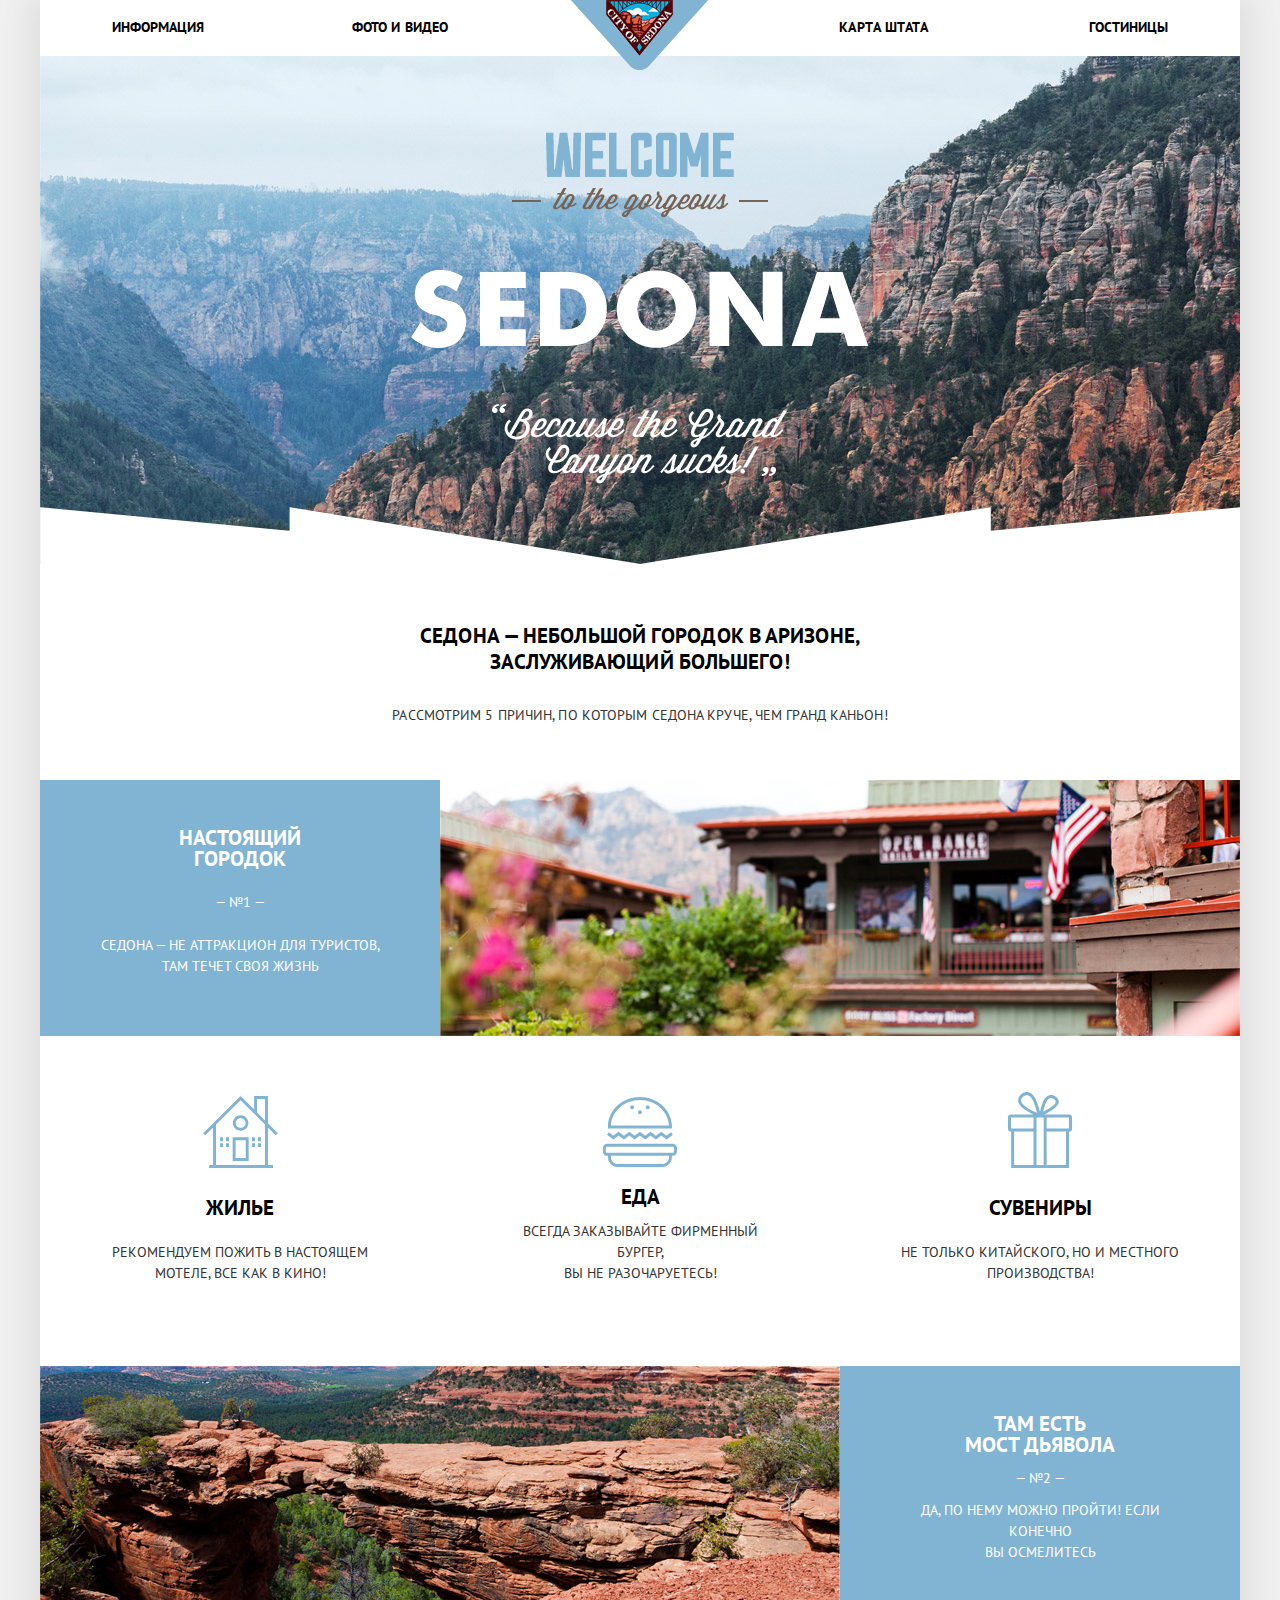
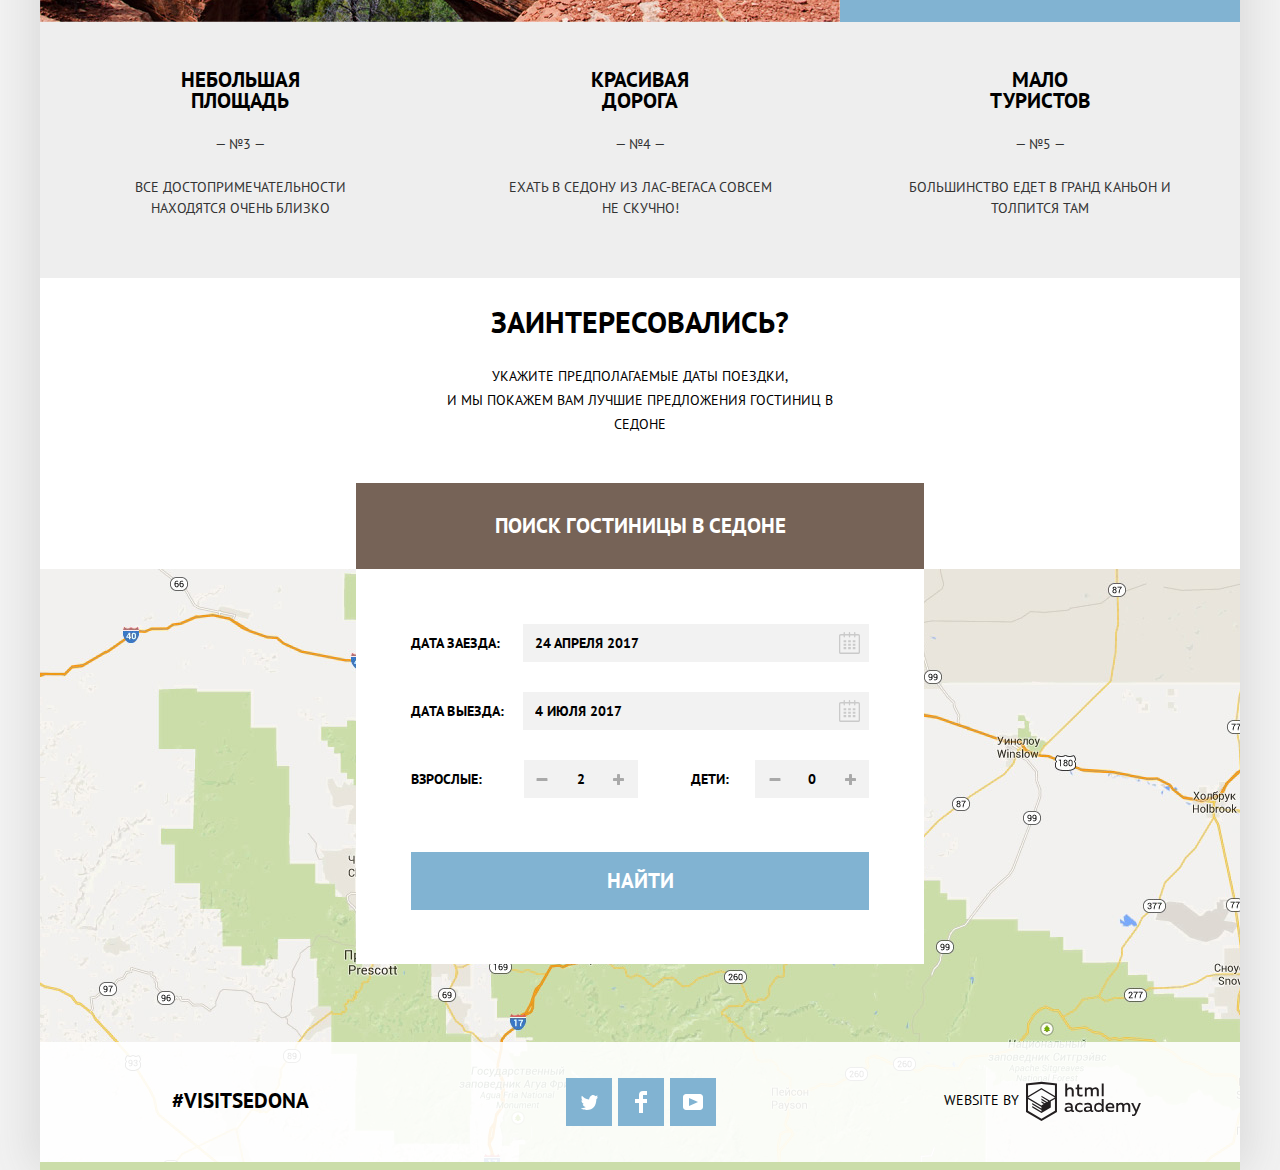
<file: index.html>
<!DOCTYPE html>
<html lang="ru">
<head>
    <meta charset="utf-8">
    <title>HTML Academy: Седона</title>
    <link href="https://fonts.googleapis.com/css?family=PT+Sans:400,700&amp;subset=cyrillic" rel="stylesheet">
    <link href="css/normalize.css" rel="stylesheet">
    <link href="css/minstyles.css" rel="stylesheet">
</head>
<body>
    <header class="main-header">
        <nav class="main-navigation">
            <ul class="main-navigation-list">
                <li><a href="">Информация</a></li>
                <li><a href="">Фото и видео</a></li>
                <li><a href="">Карта штата</a></li>
                <li><a href="hotels.html">Гостиницы</a></li>
            </ul>
        </nav>
        <a href="index.html" class="main-logo"><img src="img/logo.png" width="138" height="70" alt="Логотип Седоны"></a>
    </header>
    <main class="container">
        <h1 class="visually-hidden">Описание Седоны</h1>
        <section class="sedona-promo">
            <h2 class="visually-hidden">Фото и слоган Седоны</h2>
            <img src="img/sedona-slogan.png" width="458" height="352" alt="Добро пожаловать в Седону! Потому что Большой каньон отстой.">
        </section>
        <section class="advantages-header">
            <h2 class="visually-hidden">Преимущества Седоны</h2>
            <b>Седона &mdash; небольшой городок в Аризоне, заслуживающий большего!</b>
            <p>Рассмотрим 5 причин, по которым Седона круче, чем Гранд Каньон!</p>
        </section>
        <section class="advantages">
            <h2 class="visually-hidden">Преимущества</h2>
            <ul class="advantages-list">
                <li class="advantages-item">
                    <h3>Настоящий городок</h3>
                    <p>&mdash; №1 &mdash;</p>
                    <p class="advantage-description">Седона &mdash; не аттракцион для туристов, там течет своя жизнь</p>
                </li>
                <li class="advantages-item"><img src="img/real-city.jpg" width="800" height="256" alt="Фото дома в Седоне"></li>
                <li class="advantages-item">
                    <h3>Жилье</h3>
                    <p class="advantage-description">Рекомендуем пожить в настоящем мотеле, все как в кино!</p>
                </li>

                <li class="advantages-item">
                    <h3>Еда</h3>
                    <p class="advantage-description">Всегда заказывайте фирменный бургер,<br> вы не разочаруетесь!</p>
                </li>
                <li class="advantages-item">
                    <h3>Сувениры</h3>
                    <p class="advantage-description">Не только китайского, но и местного производства!</p>
                </li>
                <li class="advantages-item">
                    <img src="img/devil-bridge.jpg" width="800" height="256" alt="Фото моста дьявола">
                </li>
                <li class="advantages-item">
                    <h3>Там есть<br> мост дьявола</h3>
                    <p>&mdash; №2 &mdash;</p>
                    <p class="advantage-description">Да, по нему можно пройти! Если конечно<br> вы осмелитесь</p>
                </li>
                <li class="advantages-item">
                    <h3>Небольшая площадь</h3>
                    <p>&mdash; №3 &mdash;</p>
                    <p class="advantage-description">Все достопримечательности находятся очень близко</p>
                </li>
                <li class="advantages-item">
                    <h3>Красивая дорога</h3>
                    <p>&mdash; №4 &mdash;</p>
                    <p class="advantage-description">Ехать в Седону из Лас-Вегаса совсем не скучно!</p>
                </li>
                <li class="advantages-item">
                    <h3>Мало туристов</h3>
                    <p>&mdash; №5 &mdash;</p>
                    <p class="advantage-description">Большинство едет в Гранд Каньон и толпится там</p>
                </li>
            </ul>
        </section>
        <section class="main-hotels">
            <h2 class="visually-hidden">Поиск гостиниц в Седоне</h2>
            <b>Заинтересовались?</b>
            <p>Укажите предполагаемые даты поездки,<br> и мы покажем вам лучшие предложения гостиниц в Седоне</p>
            <button class="button main-hotels-button">Поиск гостиницы в Седоне</button>
            <section class="modal modal-hotels">
                <h2 class="visually-hidden">Форма поиска отелей</h2>
                <form action="https://echo.htmlacademy.ru" method="post" class="hotels-search">
                    <div class="hotels-search-helper">
                        <label for="date-arrival">Дата заезда: </label>
                        <input type="text" name="date-arrival" class="date-input" id="date-arrival" value="24 АПРЕЛЯ 2017">
                        <button class="calendar" type="button" title="Календарь" aria-label="Календарь"></button>
                    </div>
                    <div class="hotels-search-helper">
                        <label for="date-departure">Дата выезда: </label>
                        <input type="text" name="date-departure" class="date-input" id="date-departure" value="4 ИЮЛЯ 2017">
                        <button class="calendar" type="button" title="Календарь" aria-label="Календарь"></button>
                    </div>
                    <div class="hotels-amount-helper">
                        <div class="guests-amount-helper">
                            <label for="amount-adults">Взрослые: </label>
                            <button class="quantity-less-adults" type="button" title="Меньше"></button>
                            <input type="text" id="amount-adults" name="amount-adults" class="guests-amount" value="2">
                            <button class="quantity-more-adults" type="button" title="Больше"></button>
                        </div>
                        <div class="guests-amount-helper children-amount-helper">
                            <label for="amount-children">Дети: </label>
                            <button class="quantity-less-children" type="button" title="Меньше"></button>
                            <input type="text" id="amount-children" name="amount-children" class="guests-amount children-amount" value="0">
                            <button class="quantity-more-children" type="button" title="Больше"></button>
                        </div>
                    </div>
                    <input type="submit" value="Найти">
                </form>
            </section>
        </section>
        <section class="main-map">
            <h2 class="visually-hidden">Карта Седоны</h2>
            <iframe src="https://www.google.com/maps/embed?pb=!1m18!1m12!1m3!1d676252.3875037406!2d-112.07940390711815!3d35.087927058147976!2m3!1f0!2f0!3f0!3m2!1i1024!2i768!4f13.1!3m3!1m2!1s0x872da132f942b00d%3A0x5548c523fa6c8efd!2z0KHQtdC00L7QvdCwLCDQkNGA0LjQt9C-0L3QsCA4NjMzNiwg0KHQqNCQ!5e0!3m2!1sru!2sru!4v1523548621703" width="1200" height="593" allowfullscreen></iframe>
            <img src="img/map.jpg" width="1200" height="593" alt="Карта Седоны">
        </section>
        <footer class="main-footer main-footer-index">
            <p class="footer-hashtag">#Visitsedona</p>
            <ul class="footer-social">
                <li><a class="social-button twitter" href="http://vk.com/htmlacademy"></a></li>
                <li><a class="social-button fb" href="http://www.facebook.com/htmlacademy"></a></li>
                <li><a class="social-button youtube" href="http://twitter.com/htmlacademy_ru"></a></li>
            </ul>
            <div class="developer">
                <p>Website by</p>
                <a href="https://htmlacademy.ru/intensive/htmlcss"> <svg id="Layer_1" data-name="Layer 1" xmlns="http://www.w3.org/2000/svg" viewBox="0 0 108.08 36.85"><title>logo-htmlacademy-small1</title><path d="M44.61,26.88a2,2,0,0,0,.55-0.1v1.33a3.25,3.25,0,0,1-1.18.21,1.67,1.67,0,0,1-1.67-1,4.84,4.84,0,0,1-3.14,1.08c-1.51,0-2.91-.83-2.91-2.55,0-2.13,2-2.79,3.71-2.79a11.08,11.08,0,0,1,2.17.25v-0.3c0-1-.76-1.77-2.19-1.77a7.42,7.42,0,0,0-3,.64v-1.7a10.21,10.21,0,0,1,3.19-.55c2.36,0,3.81,1.12,3.81,3.65v3a0.54,0.54,0,0,0,.49.59h0.17Zm-6.44-1.13A1.35,1.35,0,0,0,39.63,27h0.11a3.39,3.39,0,0,0,2.41-1V24.58a9.72,9.72,0,0,0-1.81-.21c-1,0-2.16.33-2.16,1.38h0Zm12.36-6.11a5,5,0,0,1,2.57.64V22a4.08,4.08,0,0,0-2.3-.7,2.75,2.75,0,1,0,0,5.49,5,5,0,0,0,2.43-.64v1.71a6.27,6.27,0,0,1-2.76.57A4.21,4.21,0,0,1,46,24.51q0-.21,0-0.41a4.32,4.32,0,0,1,4.18-4.46h0.38Zm12.17,7.24a2,2,0,0,0,.55-0.1v1.33a3.25,3.25,0,0,1-1.18.21,1.67,1.67,0,0,1-1.67-1,4.84,4.84,0,0,1-3.14,1.08c-1.51,0-2.91-.83-2.91-2.55,0-2.13,2-2.79,3.71-2.79a11.08,11.08,0,0,1,2.17.25v-0.3c0-1-.76-1.77-2.19-1.77a7.42,7.42,0,0,0-3,.64v-1.7a10.21,10.21,0,0,1,3.19-.55c2.36,0,3.81,1.12,3.81,3.65v3a0.54,0.54,0,0,0,.49.59h0.17Zm-6.44-1.13A1.35,1.35,0,0,0,57.73,27h0.11a3.39,3.39,0,0,0,2.41-1V24.58a9.72,9.72,0,0,0-1.81-.21c-1.06,0-2.16.33-2.16,1.38h0ZM73,16V28.2H71.35V26.88a3.88,3.88,0,0,1-3.19,1.54,4.4,4.4,0,0,1,0-8.78,3.81,3.81,0,0,1,3,1.3V16H73Zm-4.53,5.22a2.76,2.76,0,1,0,0,5.52A2.86,2.86,0,0,0,71.15,25V23A2.91,2.91,0,0,0,68.49,21.27ZM79,19.64c3.31,0,4.46,2.68,3.92,5.09H76.7c0.21,1.5,1.67,2.11,3.19,2.11a6.11,6.11,0,0,0,2.64-.59v1.6a7.14,7.14,0,0,1-3,.57C77,28.42,74.78,27,74.78,24a4.18,4.18,0,0,1,4-4.39H79Zm0.09,1.54a2.28,2.28,0,0,0-2.44,2.1v0.06H81.3A2,2,0,0,0,79.13,21.18Zm5.73,7V19.87h1.65v1a3.81,3.81,0,0,1,2.78-1.27A2.86,2.86,0,0,1,91.89,21a4.12,4.12,0,0,1,2.91-1.33A3.06,3.06,0,0,1,98,23V28.2h-1.9V23.05a1.59,1.59,0,0,0-1.42-1.75H94.42a2.8,2.8,0,0,0-2.07,1.12V28.2h-1.9V23.05A1.59,1.59,0,0,0,89,21.31H88.8a3,3,0,0,0-2.21,1.29v5.63H84.86Zm21.31-8.33h1.9l-3.91,9.46c-0.9,2.17-2.09,2.86-3.35,2.86a4.76,4.76,0,0,1-1.1-.14V30.46a2.86,2.86,0,0,0,.85.12c0.9,0,1.58-.64,2.07-1.9l0.17-.42-4-8.4h2l2.86,6.29ZM38.73,1.46V6.22a3.81,3.81,0,0,1,2.7-1.14,3.25,3.25,0,0,1,3.44,3.4v5.15H43V8.72a1.81,1.81,0,0,0-1.61-2h-0.3a2.93,2.93,0,0,0-2.32,1.39v5.52h-1.9V1.46h1.9ZM49.94,2.31v3h3V6.91h-3v3.81c0,1.1.5,1.46,1.58,1.46a4.49,4.49,0,0,0,1.69-.33v1.6A6.8,6.8,0,0,1,51,13.8a2.55,2.55,0,0,1-2.86-2.74V6.89H46.58V5.26h1.5V2.74Zm5.4,11.31V5.28H57v1A3.81,3.81,0,0,1,59.77,5a2.86,2.86,0,0,1,2.6,1.33A4.12,4.12,0,0,1,65.28,5,3.06,3.06,0,0,1,68.44,8.4v5.21h-1.9V8.46a1.59,1.59,0,0,0-1.42-1.75H64.89a2.8,2.8,0,0,0-2.07,1.12v5.78h-1.9V8.46A1.59,1.59,0,0,0,59.5,6.71H59.27A3,3,0,0,0,57.06,8v5.63H55.34ZM71.17,1.45H73V13.6H71.17V1.45ZM14.71,0H14.55L0,1.54V28.21l14.55,8.66,14.55-8.66V1.54Zm12.5,27.1L14.55,34.64,1.9,27.12V16.18l12.59,7.5V25L5.86,19.9v1.31l8.68,5.21v1.39L5.87,22.65V24l8.68,5.21,8.75-5.24V18.31L27.2,16V27.12Zm0-12.53-3.48,2-1.6,1L14.51,13v1.31L21,18.23H21l-0.14.09-1,.54-5.37-3.2V17l4.24,2.52-1,.67-3.2-1.9v1.31l2.1,1.24L14.5,22.1,2,14.65,14.51,7.11Zm0-1.32L14.49,5.76,1.91,13.25v-10L14.56,1.92,27.21,3.25v10h0Z" transform="translate(0 -0.02)" class="htmlacademy-logo" fill="#231f20"/></svg>
                </a>
            </div>
        </footer>
    </main>
    <script src="js/minscripts.js"></script>
</body>
</html>
</file>
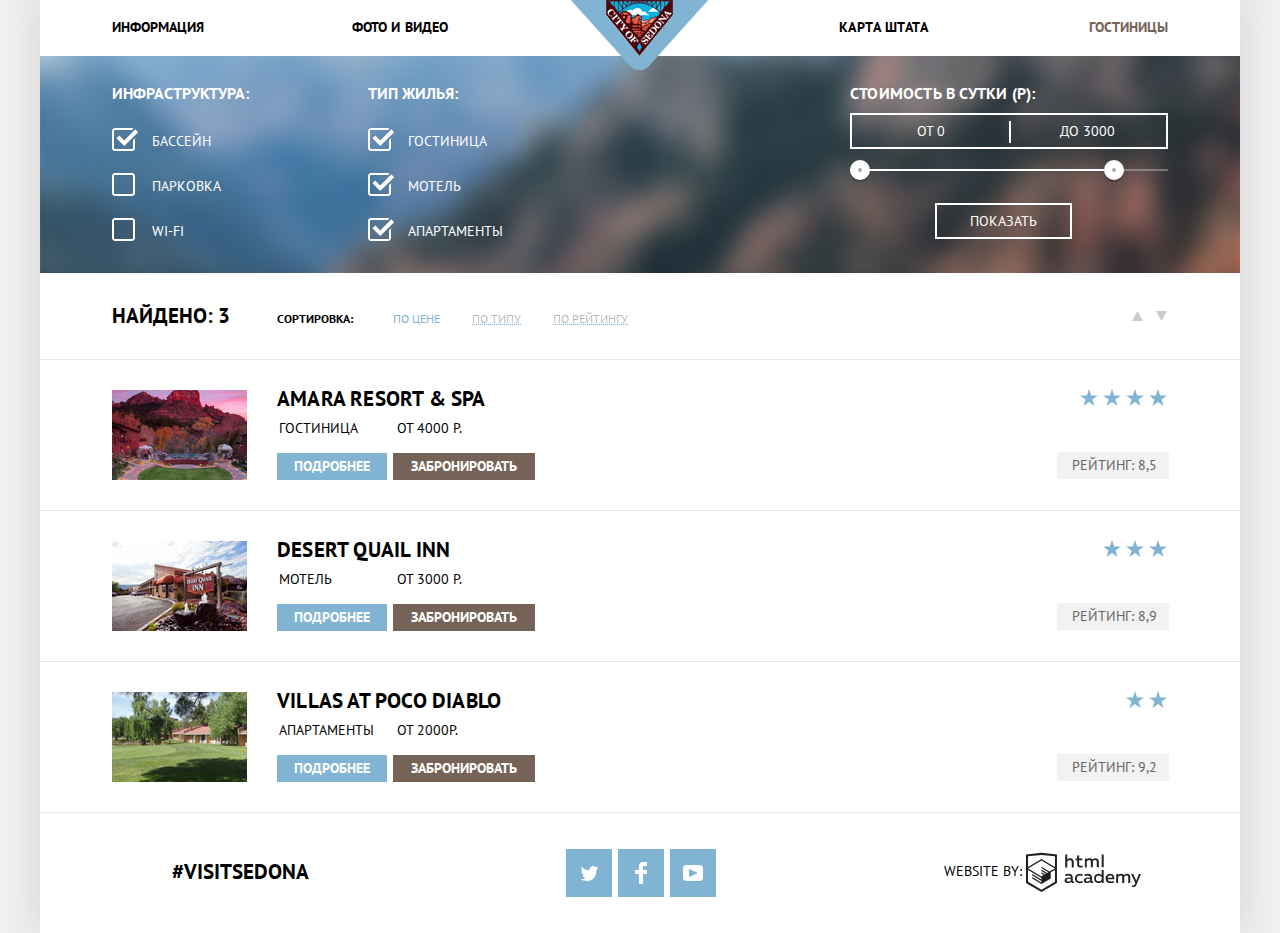
<file: hotels.html>
<!DOCTYPE html>
<html lang="ru">
<head>
    <meta charset="utf-8">
    <title>HTML Academy: Седона</title>
    <link href="https://fonts.googleapis.com/css?family=PT+Sans:400,700&amp;subset=cyrillic" rel="stylesheet">
    <link href="css/normalize.css" rel="stylesheet">
    <link href="css/styles.css" rel="stylesheet">
</head>
<body>
    <header class="main-header">
        <nav class="main-navigation">
            <ul class="main-navigation-list">
                <li><a href="">Информация</a></li>
                <li><a href="">Фото и видео</a></li>
                <li><a href="">Карта штата</a></li>
                <li><a class="current-page" href="hotels.html">Гостиницы</a></li>
            </ul>
        </nav>
        <a href="index.html" class="main-logo"><img src="img/logo.png" width="138" height="70" alt="Логотип Седоны"></a>
    </header>
    <main class="container">
        <section class="hotels-parameters">
            <h2 class="visually-hidden">Выбор отелей по параметрам</h2>
            <form action="https://echo.htmlacademy.ru" method="post" class="filter-hotels">
                <fieldset class="infrastructure">
                    <legend>Инфраструктура:</legend>
                    <ul class="filter-list">
                        <li class="filter-option">
                            <label for="filter-swimming-pool">   <input class="filter-input filter-input-checkbox visually-hidden" type="checkbox" name="swimming-pool" id="filter-swimming-pool" checked>
                                <span class="checkbox-indicator" tabindex="0">
                                </span>Бассейн
                            </label>
                        </li>
                        <li class="filter-option">
                            <label for="filter-parking"><input class="filter-input filter-input-checkbox visually-hidden" type="checkbox" name="parking" id="filter-parking">
                                <span class="checkbox-indicator" tabindex="0"></span>Парковка
                            </label>
                        </li>
                        <li class="filter-option">
                            <label for="filter-wi-fi"><input class="filter-input filter-input-checkbox visually-hidden" type="checkbox" name="wi-fi" id="filter-wi-fi">
                                <span class="checkbox-indicator" tabindex="0"></span>Wi-Fi
                            </label>
                        </li>
                    </ul>
                </fieldset>
                <fieldset class="hotel-type">
                    <legend>Тип жилья:</legend>
                    <ul class="filter-list">
                        <li class="filter-option">
                            <label for="filter-hotel">
                            <input class="filter-input filter-input-checkbox visually-hidden" type="checkbox" name="hotel" id="filter-hotel" checked>
                                <span class="checkbox-indicator" tabindex="0"></span>Гостиница
                            </label>
                        </li>
                        <li class="filter-option">
                            <label for="filter-motel"><input class="filter-input filter-input-checkbox visually-hidden" type="checkbox" name="motel" id="filter-motel" checked>
                                <span class="checkbox-indicator" tabindex="0"></span>Мотель
                            </label>
                        </li>
                        <li class="filter-option">
                            <label for="filter-apartment"><input class="filter-input filter-input-checkbox visually-hidden" type="checkbox" name="apartment" id="filter-apartment" checked>
                                <span class="checkbox-indicator" tabindex="0"></span>Апартаменты
                            </label>
                        </li>
                    </ul>
                </fieldset>
                <fieldset class="cost-per-day">
                    <legend>Стоимость в сутки (р):</legend>
                    <div class="price-controls">
                        <div class="min-price" tabindex="0">От 0</div>
                        <div class="max-price" tabindex="0">До 3000</div>
                    </div>
                    <div class="range-controls">
                        <div class="scale">
                            <div class="bar"></div>
                        </div>
                        <div class="range-toggle range-toggle-min" tabindex="0"></div>
                        <div class="range-toggle range-toggle-max" tabindex="0"></div>
                    </div>
                    <input type="submit" value="Показать">
                </fieldset>
            </form>
        </section>
        <section class="hotels-sorting">
            <b>Найдено: 3</b>
            <h2>Сортировка:</h2>
            <ul class="sorting-list">
                <li class="sorting-option">
                    <button class="button-sorting-price chosen-option">По цене</button>
                </li>
                <li class="sorting-option">
                    <button class="button-sorting-type">По типу</button>
                </li>
                <li class="sorting-option">
                    <button class="button-sorting-rating">По рейтингу</button>
                </li>
            </ul>
            <div class="sorting-order">
                <button class="sorting-ascending"></button>
                <button class="sorting-descending"></button>
            </div>
        </section>
        <section class="hotels-found">
            <h2 class="visually-hidden">Список отелей, соответствующих выбранным параметрам</h2>
            <ul class="hotels-list">
                <li>
                    <img src="img/amara.jpg" width="135" height="90" alt="Фото отеля">
                    <div class="hotel-description">
                        <h3><a href="" class="hotel-name">Amara resort &amp; spa</a></h3>
                        <div class="hotel-name-cost">
                            <p>Гостиница</p>
                            <p>От 4000 р.</p>
                        </div>
                        <div class="hotel-buttons">
                            <a href="" class="more-info">Подробнее</a>
                            <a href="" class="button booking-button">Забронировать</a>
                        </div>
                    </div>
                    <div class="rating-helper">
                        <div class="star-rating">
                            <div class="star"></div>
                            <div class="star"></div>
                            <div class="star"></div>
                            <div class="star"></div>
                        </div>
                        <p class="rating-number">Рейтинг: 8,5</p>
                    </div>
                </li>
                <li>
                    <img src="img/desert.jpg" width="135" height="90" alt="Фото отеля">
                    <div class="hotel-description">
                        <h3><a href="" class="hotel-name">Desert Quail Inn</a></h3>
                        <div class="hotel-name-cost">
                            <p>Мотель</p>
                            <p>От 3000 р.</p>
                        </div>
                        <div class="hotel-buttons">
                            <a href="" class="more-info">Подробнее</a>
                            <a href="" class="button booking-button">Забронировать</a>
                        </div>
                    </div>
                    <div class="rating-helper">
                        <div class="star-rating">
                            <div class="star"></div>
                            <div class="star"></div>
                            <div class="star"></div>
                        </div>
                        <p class="rating-number">Рейтинг: 8,9</p>
                    </div>
                </li>
                <li>
                    <img src="img/villas.jpg" width="135" height="90" alt="Фото отеля">
                    <div class="hotel-description">
                        <h3><a href="" class="hotel-name">Villas at poco diablo</a></h3>
                        <div class="hotel-name-cost">
                            <p>Апартаменты</p>
                            <p>От 2000р.</p>
                        </div>
                        <div class="hotel-buttons">
                            <a href="" class="more-info">Подробнее</a>
                            <a href="" class="button booking-button">Забронировать</a>
                        </div>
                    </div>
                    <div class="rating-helper">
                        <div class="star-rating">
                            <div class="star"></div>
                            <div class="star"></div>
                        </div>
                        <p class="rating-number">Рейтинг: 9,2</p>
                    </div>
                </li>
            </ul>
        </section>
    </main>
    <footer class="main-footer main-footer-hotels">
        <p class="footer-hashtag">#Visitsedona</p>
        <ul class="footer-social">
            <li><a class="social-button twitter" href="http://vk.com/htmlacademy"></a></li>
            <li><a class="social-button fb" href="http://www.facebook.com/htmlacademy"></a></li>
            <li><a class="social-button youtube" href="http://twitter.com/htmlacademy_ru"></a></li>
        </ul>
        <div class="developer">
            <p>Website by:</p>
            <a href="htmlacademy.ru"><svg id="Layer_1" data-name="Layer 1" xmlns="http://www.w3.org/2000/svg" viewBox="0 0 108.08 36.85"><title>logo-htmlacademy-small1</title><path d="M44.61,26.88a2,2,0,0,0,.55-0.1v1.33a3.25,3.25,0,0,1-1.18.21,1.67,1.67,0,0,1-1.67-1,4.84,4.84,0,0,1-3.14,1.08c-1.51,0-2.91-.83-2.91-2.55,0-2.13,2-2.79,3.71-2.79a11.08,11.08,0,0,1,2.17.25v-0.3c0-1-.76-1.77-2.19-1.77a7.42,7.42,0,0,0-3,.64v-1.7a10.21,10.21,0,0,1,3.19-.55c2.36,0,3.81,1.12,3.81,3.65v3a0.54,0.54,0,0,0,.49.59h0.17Zm-6.44-1.13A1.35,1.35,0,0,0,39.63,27h0.11a3.39,3.39,0,0,0,2.41-1V24.58a9.72,9.72,0,0,0-1.81-.21c-1,0-2.16.33-2.16,1.38h0Zm12.36-6.11a5,5,0,0,1,2.57.64V22a4.08,4.08,0,0,0-2.3-.7,2.75,2.75,0,1,0,0,5.49,5,5,0,0,0,2.43-.64v1.71a6.27,6.27,0,0,1-2.76.57A4.21,4.21,0,0,1,46,24.51q0-.21,0-0.41a4.32,4.32,0,0,1,4.18-4.46h0.38Zm12.17,7.24a2,2,0,0,0,.55-0.1v1.33a3.25,3.25,0,0,1-1.18.21,1.67,1.67,0,0,1-1.67-1,4.84,4.84,0,0,1-3.14,1.08c-1.51,0-2.91-.83-2.91-2.55,0-2.13,2-2.79,3.71-2.79a11.08,11.08,0,0,1,2.17.25v-0.3c0-1-.76-1.77-2.19-1.77a7.42,7.42,0,0,0-3,.64v-1.7a10.21,10.21,0,0,1,3.19-.55c2.36,0,3.81,1.12,3.81,3.65v3a0.54,0.54,0,0,0,.49.59h0.17Zm-6.44-1.13A1.35,1.35,0,0,0,57.73,27h0.11a3.39,3.39,0,0,0,2.41-1V24.58a9.72,9.72,0,0,0-1.81-.21c-1.06,0-2.16.33-2.16,1.38h0ZM73,16V28.2H71.35V26.88a3.88,3.88,0,0,1-3.19,1.54,4.4,4.4,0,0,1,0-8.78,3.81,3.81,0,0,1,3,1.3V16H73Zm-4.53,5.22a2.76,2.76,0,1,0,0,5.52A2.86,2.86,0,0,0,71.15,25V23A2.91,2.91,0,0,0,68.49,21.27ZM79,19.64c3.31,0,4.46,2.68,3.92,5.09H76.7c0.21,1.5,1.67,2.11,3.19,2.11a6.11,6.11,0,0,0,2.64-.59v1.6a7.14,7.14,0,0,1-3,.57C77,28.42,74.78,27,74.78,24a4.18,4.18,0,0,1,4-4.39H79Zm0.09,1.54a2.28,2.28,0,0,0-2.44,2.1v0.06H81.3A2,2,0,0,0,79.13,21.18Zm5.73,7V19.87h1.65v1a3.81,3.81,0,0,1,2.78-1.27A2.86,2.86,0,0,1,91.89,21a4.12,4.12,0,0,1,2.91-1.33A3.06,3.06,0,0,1,98,23V28.2h-1.9V23.05a1.59,1.59,0,0,0-1.42-1.75H94.42a2.8,2.8,0,0,0-2.07,1.12V28.2h-1.9V23.05A1.59,1.59,0,0,0,89,21.31H88.8a3,3,0,0,0-2.21,1.29v5.63H84.86Zm21.31-8.33h1.9l-3.91,9.46c-0.9,2.17-2.09,2.86-3.35,2.86a4.76,4.76,0,0,1-1.1-.14V30.46a2.86,2.86,0,0,0,.85.12c0.9,0,1.58-.64,2.07-1.9l0.17-.42-4-8.4h2l2.86,6.29ZM38.73,1.46V6.22a3.81,3.81,0,0,1,2.7-1.14,3.25,3.25,0,0,1,3.44,3.4v5.15H43V8.72a1.81,1.81,0,0,0-1.61-2h-0.3a2.93,2.93,0,0,0-2.32,1.39v5.52h-1.9V1.46h1.9ZM49.94,2.31v3h3V6.91h-3v3.81c0,1.1.5,1.46,1.58,1.46a4.49,4.49,0,0,0,1.69-.33v1.6A6.8,6.8,0,0,1,51,13.8a2.55,2.55,0,0,1-2.86-2.74V6.89H46.58V5.26h1.5V2.74Zm5.4,11.31V5.28H57v1A3.81,3.81,0,0,1,59.77,5a2.86,2.86,0,0,1,2.6,1.33A4.12,4.12,0,0,1,65.28,5,3.06,3.06,0,0,1,68.44,8.4v5.21h-1.9V8.46a1.59,1.59,0,0,0-1.42-1.75H64.89a2.8,2.8,0,0,0-2.07,1.12v5.78h-1.9V8.46A1.59,1.59,0,0,0,59.5,6.71H59.27A3,3,0,0,0,57.06,8v5.63H55.34ZM71.17,1.45H73V13.6H71.17V1.45ZM14.71,0H14.55L0,1.54V28.21l14.55,8.66,14.55-8.66V1.54Zm12.5,27.1L14.55,34.64,1.9,27.12V16.18l12.59,7.5V25L5.86,19.9v1.31l8.68,5.21v1.39L5.87,22.65V24l8.68,5.21,8.75-5.24V18.31L27.2,16V27.12Zm0-12.53-3.48,2-1.6,1L14.51,13v1.31L21,18.23H21l-0.14.09-1,.54-5.37-3.2V17l4.24,2.52-1,.67-3.2-1.9v1.31l2.1,1.24L14.5,22.1,2,14.65,14.51,7.11Zm0-1.32L14.49,5.76,1.91,13.25v-10L14.56,1.92,27.21,3.25v10h0Z" transform="translate(0 -0.02)" class="htmlacademy-logo" fill="#231f20"/></svg></a>
        </div>
    </footer>
</body>
</html>
</file>
<file: css/minstyles.css>
@keyframes bounce{0%{transform:translateX(-2000px)}70%{transform:translateX(30px)}90%{transform:translateX(-10px)}to{transform:translateX(0)}}.main-header,body{width:1200px;margin:0 auto;padding:0}body{font-family:"PT Sans",Arial,sans-serif;font-size:14px;line-height:26px;color:#000;text-transform:uppercase;background-color:#f2f2f2;box-shadow:0 0 40px 10px #dbdbdb}a{text-decoration:none}.visually-hidden{display:none}.main-header{height:56px;position:relative}.main-logo{position:absolute;top:0;left:531px}.main-navigation{font-size:14px;line-height:26px;font-weight:700;background-color:#fff;height:56px;padding:0;margin:0}.main-navigation-list{list-style:none;padding:0;margin:0 auto;display:flex;height:56px;width:1056px}.main-navigation-list li{padding:0;width:240px;display:flex;justify-content:center;align-items:center;margin-bottom:2px}.main-navigation-list li:nth-of-type(1),.main-navigation-list li:nth-of-type(2){justify-content:flex-start}.main-navigation-list li:nth-of-type(3),.main-navigation-list li:nth-of-type(4){justify-content:flex-end}.main-navigation-list li:nth-of-type(3){margin-left:auto}.main-navigation-list li:nth-of-type(2){letter-spacing:.1px}.main-navigation-list li:nth-of-type(3){letter-spacing:.5px}.main-navigation-list a{color:#000;font-weight:700;padding:0}.main-navigation-list a:hover{color:#81b3d2}.main-navigation-list a:active{color:rgba(0,0,0,.3)}.main-navigation-list .current-page{color:#766357}.container{width:1200px;margin:0 auto}.advantages-header,.sedona-promo{display:flex;flex-direction:column;justify-content:flex-end;align-items:center}.sedona-promo{background-image:url(../img/sedona-main.jpg);margin-top:-56px;background-repeat:no-repeat;background-color:#1e2f3c;height:564px}.sedona-promo img{width:458px;height:352px;margin-bottom:23px}.sedona-promo::after{content:"";background-image:url(../img/sedona-mask.png);width:1200px;height:57px}.advantages-header{height:216px;background-color:#fff}.advantages-header b,.advantages-header p{line-height:26px;letter-spacing:.1px;text-align:center}.advantages-header b{width:450px;font-size:21px;margin-bottom:13px}.advantages-header p{font-size:14px;color:#333;margin-bottom:52px}.advantages-list{width:1200px;margin:0 auto;background-color:#fff;list-style:none;display:flex;flex-wrap:wrap;justify-content:flex-start;padding-left:0}.advantages-list li{flex-basis:400px;display:flex;flex-direction:column;justify-content:space-between;min-height:256px;align-items:center}.advantages-list li:nth-of-type(2),.advantages-list li:nth-of-type(6){flex-basis:800px}.advantages-list li:nth-of-type(3),.advantages-list li:nth-of-type(4),.advantages-list li:nth-of-type(5){min-height:330px}.advantages-list h3,.advantages-list p{font-size:21px;line-height:26px;text-align:center;width:151px;padding:0;margin:47px 0 0}.advantages-list p{font-size:14px;width:280px;margin:0}.advantages-list .advantage-description{margin-bottom:59px}.advantages-item{height:256px}.advantages-item:nth-of-type(1),.advantages-item:nth-of-type(7){background-color:#81b3d2;width:400px;color:#fff}.advantages-item:nth-of-type(2),.advantages-item:nth-of-type(6){width:800px}.advantages-item:nth-of-type(10),.advantages-item:nth-of-type(3),.advantages-item:nth-of-type(4),.advantages-item:nth-of-type(5),.advantages-item:nth-of-type(8),.advantages-item:nth-of-type(9){width:400px}.advantages-item:nth-of-type(10) p,.advantages-item:nth-of-type(3) p,.advantages-item:nth-of-type(4) p,.advantages-item:nth-of-type(5) p,.advantages-item:nth-of-type(8) p,.advantages-item:nth-of-type(9) p{color:#333}.advantages-item:nth-of-type(10),.advantages-item:nth-of-type(8),.advantages-item:nth-of-type(9){background-color:#eee}.advantages-item:nth-of-type(3) h3,.advantages-item:nth-of-type(4) h3,.advantages-item:nth-of-type(5) h3{margin-top:0;margin-bottom:-5px;line-height:21px}.advantages-item:nth-of-type(3) .advantage-description,.advantages-item:nth-of-type(4) .advantage-description,.advantages-item:nth-of-type(5) .advantage-description{line-height:21px;width:285px;margin-bottom:82px}.advantages-item:nth-of-type(3)::before{content:"";background-image:url(../img/icon-1.svg);width:75px;height:72px;padding:0;margin:60px 0 0}.advantages-item:nth-of-type(4)::before{content:"";background-image:url(../img/icon-3.svg);width:74px;height:70px;padding:0;margin:61px 0 0}.advantages-item:nth-of-type(7) h3{width:160px}.advantages-item:nth-of-type(7) .advantage-description{width:303px}.advantages-item:nth-of-type(1) .advantage-description,.advantages-item:nth-of-type(1) h3,.advantages-item:nth-of-type(10) .advantage-description,.advantages-item:nth-of-type(10) h3,.advantages-item:nth-of-type(7) .advantage-description,.advantages-item:nth-of-type(7) h3,.advantages-item:nth-of-type(8) .advantage-description,.advantages-item:nth-of-type(8) h3,.advantages-item:nth-of-type(9) .advantage-description,.advantages-item:nth-of-type(9) h3{line-height:21px}.advantages-item:nth-of-type(5)::before{content:"";background-image:url(../img/icon-2.svg);width:64px;height:76px;padding:0;margin:56px 0 0}.main-hotels{background-color:#fff;display:flex;flex-direction:column;justify-content:flex-end;align-items:center;min-height:291px;position:relative}.main-hotels b{font-size:30px;line-height:36px;padding:0;margin:0 0 24px}.main-hotels p{font-size:14px;line-height:24px;text-align:center;width:437px;padding:0;margin:0 0 47px}.main-hotels button{font-size:21px;line-height:26px;font-weight:700;text-transform:uppercase;background-color:#766357;color:#fff;width:568px;height:86px;border:0;box-sizing:border-box}.main-hotels button:hover{background-color:#604e43}.main-hotels button:active{background-color:#503e33;color:rgba(255,255,255,.3)}.main-map{height:601px;margin-bottom:-8px;background-color:#cbdda9;position:relative}.main-map iframe,.main-map img{position:absolute;z-index:1}.main-map iframe{z-index:2;border:0}.main-footer{width:1200px;height:120px;margin:0 auto;padding:0;background-color:#fff;display:flex;justify-content:flex-start;align-items:center}.main-footer-index{background-color:rgba(255,255,255,.9);margin-top:-128px;position:relative;z-index:3}.main-footer-hotels{margin-top:8px}.main-footer .footer-hashtag{font-size:21px;line-height:26px;font-weight:700;margin:0 0 0 132px;padding:0 0 3px}.footer-social{list-style:none;display:flex;justify-content:space-between;padding:0;width:150px;margin-left:257px}.footer-social .social-button{width:46px;height:48px;background-color:#81b3d2;display:block}.footer-social .social-button:hover,.modal-hotels input[type=submit]:hover{background-color:#669ec0}.footer-social .social-button:active{background-color:#5496bd}.fb,.twitter,.youtube{background-image:url(../img/twitter.svg);background-position:center;background-repeat:no-repeat}.fb,.youtube{background-image:url(../img/fb-icon.svg)}.youtube{background-image:url(../img/youtube.svg)}.developer{width:197px;height:43px;display:flex;justify-content:space-between;align-items:flex-start;margin-left:228px}.developer p{font-size:14px;line-height:26px;margin-top:6px}.developer svg{width:115px;height:41px}svg:hover .htmlacademy-logo{fill:#81b3d2}svg:active .htmlacademy-logo{fill:#bdbbbc}.modal-hotels{width:568px;min-height:395px;margin:0 auto;background-color:#fff;position:absolute;top:291px;left:316px;animation:bounce .6s;z-index:5}.modal-close{display:none}.hotels-search{box-sizing:border-box;width:458px;min-height:285px;margin:55px auto 0;display:flex;flex-direction:column;justify-content:flex-end;align-items:center}.modal-hotels input,label{font-size:14px;line-height:26px;font-weight:700}.modal-hotels input{background-color:#f2f2f2;border:0;box-sizing:border-box}.hotels-search-helper{margin-bottom:30px}.modal-hotels .hotels-search-helper{width:458px;display:flex;justify-content:space-between;align-items:center;position:relative}.modal-hotels .date-input{width:346px;height:38px;padding-right:39px;padding-left:12px}.modal-hotels .calendar,.modal-hotels .calendar:hover{background-color:transparent;background-position:center;background-repeat:no-repeat}.modal-hotels .calendar{height:38px;width:39px;position:absolute;left:419px;cursor:pointer;background-image:url(../img/calendar-grey.svg)}.modal-hotels .calendar:hover{background-image:url(../img/calendar.svg)}.modal-hotels .calendar:active{background-image:url(../img/calendar-blue.svg);background-position:center;background-repeat:no-repeat;outline:0}.modal-hotels .calendar:focus{background-color:transparent;background-image:url(../img/calendar-blue.svg);background-position:center;background-repeat:no-repeat;outline:0}.hotels-amount-helper button:active,.hotels-amount-helper button:hover,.modal-hotels .calendar:active{background-color:transparent}.modal-hotels .hotels-amount-helper{box-sizing:border-box;width:458px;height:38px;display:flex;justify-content:space-between;align-content:center}.modal-hotels .guests-amount-helper{position:relative}.modal-hotels .guests-amount{width:114px;height:38px;box-sizing:border-box;margin-left:38px;padding-left:38px;padding-right:38px}.hotels-amount-helper{margin-bottom:54px}.hotels-amount-helper button{background-color:transparent;width:38px;height:38px;box-sizing:border-box;position:absolute;cursor:pointer}.modal-hotels .quantity-less-adults,.modal-hotels .quantity-less-children{left:112px;background-image:url(../img/minus-grey.png);background-position:center;background-repeat:no-repeat}.modal-hotels .quantity-less-children{left:65px}.modal-hotels .quantity-less-adults:hover,.modal-hotels .quantity-less-children:hover{background-image:url(../img/minus-black.png)}.modal-hotels .quantity-less-adults:active,.modal-hotels .quantity-less-children:active{background-image:url(../img/minus-blue.png)}.modal-hotels .quantity-more-adults,.modal-hotels .quantity-more-children{top:0;left:188px;background-image:url(../img/plus-grey.png);background-position:center;background-repeat:no-repeat}.modal-hotels .quantity-more-children{left:140px}.modal-hotels .quantity-more-adults:hover,.modal-hotels .quantity-more-children:hover{background-image:url(../img/plus-black.png)}.modal-hotels .quantity-more-adults:active,.modal-hotels .quantity-more-children:active{background-image:url(../img/plus-blue.png)}.modal-hotels input:hover{background-color:#ebebeb}.modal-hotels input:focus{background-color:#fff;outline:0;border:2px solid #e5e5e5}.modal-hotels .date-input:focus{padding-left:10px}.modal-hotels .guests-amount{text-align:center}.modal-hotels .children-amount{margin-left:22px}.hotels-search-helper label{letter-spacing:.3px}.modal-hotels input[type=submit]{width:458px;height:58px;font-size:21px;line-height:26px;font-weight:700;text-transform:uppercase;color:#fff;border:0;background-color:#81b3d2;box-sizing:border-box;margin-bottom:1px}.modal-hotels input[type=submit]:active{background-color:#5496bd;color:rgba(255,255,255,.3)}.hotels-parameters{background-image:url(../img/filter%20background.jpg);background-color:#766357;background-repeat:no-repeat;background-position:0 16%;width:1200px}.filter-hotels{display:flex;min-height:217px;justify-content:flex-start;align-items:flex-start}.filter-hotels fieldset{width:136px;border:0;padding:0;margin-top:27px}.filter-hotels .hotel-type{margin-left:117px}.filter-hotels .infrastructure{margin-left:72px}.filter-hotels .cost-per-day{margin-left:auto;margin-right:72px;width:318px;min-height:153px}.filter-hotels .price-controls{color:#fff;font-size:14px;line-height:21px;width:318px;height:36px;margin-top:9px;display:flex;align-items:center;border:2px solid #fff;position:relative;box-sizing:border-box}.filter-hotels .price-controls::after{content:"";width:2px;height:22px;background-color:#fff;position:absolute;top:6px;left:157px}.filter-hotels .max-price,.filter-hotels .min-price{width:50%;text-align:center}fieldset legend{font-size:16px;line-height:21px;font-weight:700;color:#fff;margin-top:26px}.cost-per-day legend{letter-spacing:.2px}.filter-list{list-style:none;padding-left:0;height:116px;display:flex;flex-direction:column;justify-content:space-between;margin-top:24px}.filter-list label{margin-left:40px;font-size:14px;line-height:21px;color:#fff;font-weight:400}.filter-option{position:relative}.filter-option input[type=checkbox]+.checkbox-indicator{position:absolute;top:0;left:0;width:23px;height:23px;box-sizing:border-box;background-image:url(../img/checkbox-off.svg);background-position:left;background-repeat:no-repeat}.filter-option input[type=checkbox]:checked+.checkbox-indicator{width:27px;height:23px;background-image:url(../img/checkbox-on.svg);background-position:left;background-repeat:no-repeat}.filter-option input[type=checkbox]:disabled+.checkbox-indicator{width:23px;height:23px;background-image:url(../img/checkbox-off-disabled.svg);background-position:left;background-repeat:no-repeat}.filter-option input[type=checkbox]:checked:disabled+.checkbox-indicator{width:27px;height:23px;background-image:url(../img/checkbox-on-disabled.svg);background-position:left;background-repeat:no-repeat}.range-controls{position:relative;margin-top:20px}.range-controls .scale{height:2px;background:rgba(255,255,255,.3)}.range-controls .bar{width:80%;height:2px;background:#fff}.range-toggle{position:absolute;top:-9px;width:4px;height:4px;background:#ababab;border:8px solid #fff;border-radius:50%;box-shadow:0 2px 1px 0 rgba(0,1,1,.2)}.range-toggle,.range-toggle:hover{cursor:pointer}.range-toggle-min{left:0}.range-toggle-max{left:80%}.filter-hotels input[type=submit]{background-color:transparent;font-size:14px;line-height:21px;color:#fff;text-transform:uppercase;height:36px;width:137px;border:2px solid #fff;margin-top:32px;margin-left:85px}.filter-hotels input[type=submit]:hover{background-color:#fff;color:#000}.hotels-sorting{font-size:21px;line-height:26px;font-weight:700}.sorting-list{list-style:none;padding-left:0}.hotels-sorting,.sorting-list{display:flex;justify-content:space-between}.hotels-sorting{min-height:86px;border-bottom:1px solid #e5e5e5;background-color:#fff;align-items:center}.hotels-sorting b{text-align:center;margin-left:72px}.hotels-sorting h2{font-size:12px;line-height:18px;margin-left:47px;padding-top:6px}.sorting-list{align-items:stretch;margin-left:34px}.sorting-list li:nth-of-type(2),.sorting-list li:nth-of-type(3){margin-left:20px}.sorting-order{margin-left:auto;margin-right:73px;display:inline-block;font-size:0}.sorting-order button{background-color:transparent;border:0;width:11px;height:10px;background-position:center;background-repeat:no-repeat;text-align:center;vertical-align:middle}.sorting-order .sorting-ascending{background-image:url(../img/icon-up-dir-grey.svg)}.sorting-order .sorting-descending{background-image:url(../img/icon-down-dir-grey.svg);margin-left:12px}.sorting-order .sorting-ascending:hover{background-image:url(../img/icon-up-dir.svg)}.sorting-order .sorting-descending:hover{background-image:url(../img/icon-down-dir.svg)}.sorting-order .sorting-ascending:active{background-image:url(../img/icon-up-dir-blue.svg);outline:0}.sorting-order .sorting-descending:active{background-image:url(../img/icon-down-dir-blue.svg);outline:0}.sorting-list button,.sorting-list button:hover{text-decoration:underline;text-decoration-style:dotted;text-decoration-color:#81b3d2}.sorting-list button{background-color:transparent;border:0;font-size:12px;line-height:18px;color:rgba(0,0,0,.3);text-transform:uppercase}.sorting-list .chosen-option{color:#81b3d2;text-decoration:none}.sorting-list button:hover{color:#81b3d2}.sorting-list button:active{color:#000;text-decoration:none}.hotels-list{list-style:none;padding-left:0;margin-top:0;margin-bottom:-8px;background-color:#fff}.hotels-list li{display:flex;align-items:center;min-height:150px;border-bottom:1px solid #e5e5e5}.hotels-list img{width:135px;margin-left:72px}.hotel-description{display:flex;flex-direction:column;justify-content:space-between;margin-left:30px;height:90px}.hotel-name-cost{display:flex;justify-content:flex-start;align-items:center;height:30px}.hotel-name-cost p{flex-basis:116px;margin-top:5px}.hotel-buttons{width:258px}.hotels-list h3{font-size:21px;line-height:26px;font-weight:700;margin:-4px 0 0;letter-spacing:.2px}.hotels-list .hotel-name{color:#000}.rating-helper{height:92px;width:110px;margin-left:auto;margin-right:73px}.hotels-list .hotel-name:hover{color:#81b3d2}.hotels-list .hotel-name:active{color:rgba(0,0,0,.3)}.hotels-list p{font-size:14px;line-height:21px;padding-left:2px}.hotels-list .star-rating{height:17px;width:110px;display:flex;flex-direction:row-reverse}.hotels-list .rating-number{color:#666;background-color:#f2f2f2;width:110px;height:24px;margin-top:46px;text-align:center;padding-top:3px}.star{width:18px;height:17px;margin-left:5px;background-image:url(../img/star.svg);background-position:center;background-repeat:no-repeat}.hotel-buttons{font-size:0}.hotels-list .booking-button,.hotels-list .more-info{font-size:14px;line-height:21px;font-weight:700;text-align:center;color:#fff;background-color:#81b3d2;width:110px;display:inline-block;vertical-align:middle;padding-top:3px;padding-bottom:3px}.hotels-list .more-info:hover{background-color:#669ec0}.hotels-list .more-info:active{background-color:#5496bd;color:rgba(255,225,255,.3)}.hotels-list .booking-button{background-color:#766357;width:142px;margin-left:6px}.hotels-list .booking-button:hover{background-color:#604e43}.hotels-list .booking-button:active{background-color:#503e33;color:rgba(255,255,255,.3)}
</file>
<file: css/styles.css>
body {
    margin: 0 auto;
    padding: 0;
    font-family: "PT Sans", Arial, sans-serif;
    font-size: 14px;
    line-height: 26px;
    color: black;
    text-transform: uppercase;
    background-color: #f2f2f2;
    width: 1200px;
    box-shadow: 0 0 40px 10px #dbdbdb;
}

a {
    text-decoration: none;
}

.visually-hidden {
    display: none;
}


/* Стилизация хедера */

.main-header {
    width: 1200px;
    margin: 0 auto;
    height: 56px;
    position: relative;
    padding: 0;
}

.main-logo {
    position: absolute;
    top: 0px;
    left: 531px;
}

.main-navigation {
    font-size: 14px;
    line-height: 26px;
    font-weight: 700;
    background-color: white;
    height: 56px;
    padding: 0;
    margin: 0;
}

.main-navigation-list {
    list-style: none;
    padding: 0;
    margin: 0 auto;
    display: flex;
    height: 56px;
    width: 1056px;
}

.main-navigation-list li {
    padding: 0;
    width: 240px;
    display: flex;
    justify-content: center;
    align-items: center;
    margin-bottom: 2px;
}

.main-navigation-list li:nth-of-type(1),
.main-navigation-list li:nth-of-type(2) {
    justify-content: flex-start;
}

.main-navigation-list li:nth-of-type(3),
.main-navigation-list li:nth-of-type(4) {
    justify-content: flex-end;
}

.main-navigation-list li:nth-of-type(3) {
    margin-left: auto;
    margin-right: ;
}

.main-navigation-list li:nth-of-type(2) {
    letter-spacing: 0.1px;
}

.main-navigation-list li:nth-of-type(3) {
    letter-spacing: 0.5px;
}


.main-navigation-list a {
    color: black;
    font-weight: 700;
    padding: 0;
}

.main-navigation-list a:hover {
    color: #81b3d2;
}


.main-navigation-list a:active {
    color: rgba(0, 0, 0, 0.3);
}

.main-navigation-list .current-page {
    color: #766357;
}

/* Стилизация основного содержания */

.container {
    width: 1200px;
    margin: 0 auto;
}

.sedona-promo {
    background-image: url(../img/sedona-main.jpg);
    background-color: #1e2f3c;
    margin-top: -56px;
    background-repeat: no-repeat;
    height: 564px;
    display: flex;
    flex-direction: column;
    justify-content: flex-end;
    align-items: center;
}

.sedona-promo img {
    width: 458px;
    height: 352px;
    margin-bottom: 23px;
}

.sedona-promo::after {
    content: "";
    background-image: url(../img/sedona-mask.png);
    width: 1200px;
    height: 57px;
}

.advantages-header {
    height: 216px;
    background-color: white;
    display: flex;
    flex-direction: column;
    justify-content: flex-end;
    align-items: center;
}

.advantages-header b {
    font-size: 21px;
    line-height: 26px;
    text-align: center;
    width: 450px;
    letter-spacing: 0.1px;
    margin-bottom: 13px;
}

.advantages-header p {
    font-size: 14px;
    line-height: 26px;
    letter-spacing: 0.1px;
    color: #333333;
    text-align: center;
    margin-bottom: 52px;
}

/* Стилизация блока преимуществ */

.advantages-list {
    width: 1200px;
    margin: 0 auto;
    background-color: white;
    list-style: none;
    display: flex;
    flex-wrap: wrap;
    justify-content: flex-start;
    padding-left: 0;
}

.advantages-list li {
    flex-basis: 400px;
    display: flex;
    flex-direction: column;
    justify-content: space-between;
    min-height: 256px;
    align-items: center;
}

.advantages-list li:nth-of-type(2),
.advantages-list li:nth-of-type(6) {
    flex-basis: 800px;
}

.advantages-list li:nth-of-type(3),
.advantages-list li:nth-of-type(4),
.advantages-list li:nth-of-type(5) {
    min-height: 330px;
}

.advantages-list h3 {
    font-size: 21px;
    line-height: 26px;
    text-align: center;
    width: 151px;
    padding: 0;
    margin: 0;
    margin-top: 47px;
}

.advantages-list p {
    font-size: 14px;
    line-height: 26px;
    text-align: center;
    width: 280px;
    padding: 0;
    margin: 0;
}

.advantages-list .advantage-description {
    margin-bottom: 59px;
}

.advantages-item {
    height: 256px;
}

.advantages-item:nth-of-type(1),
.advantages-item:nth-of-type(7) {
    background-color: #81b3d2;
    width: 400px;
    color: white;
}


.advantages-item:nth-of-type(2),
.advantages-item:nth-of-type(6) {
    width: 800px;
}

.advantages-item:nth-of-type(3),
.advantages-item:nth-of-type(4),
.advantages-item:nth-of-type(5),
.advantages-item:nth-of-type(8),
.advantages-item:nth-of-type(9),
.advantages-item:nth-of-type(10) {
    width: 400px;
}

.advantages-item:nth-of-type(3) p,
.advantages-item:nth-of-type(4) p,
.advantages-item:nth-of-type(5) p,
.advantages-item:nth-of-type(8) p,
.advantages-item:nth-of-type(9) p,
.advantages-item:nth-of-type(10) p {
    color: #333333;
}

.advantages-item:nth-of-type(8),
.advantages-item:nth-of-type(9),
.advantages-item:nth-of-type(10) {
    background-color: #eeeeee;
}

.advantages-item:nth-of-type(3) h3,
.advantages-item:nth-of-type(4) h3,
.advantages-item:nth-of-type(5) h3 {
    margin-top: 0px;
    margin-bottom: -5px;
    line-height: 21px;
}

.advantages-item:nth-of-type(3) .advantage-description,
.advantages-item:nth-of-type(4) .advantage-description,
.advantages-item:nth-of-type(5) .advantage-description {
    line-height: 21px;
    width: 285px;
    margin-bottom: 82px;
}

.advantages-item:nth-of-type(3)::before {
    content: "";
    background-image: url(../img/icon-1.svg);
    width: 75px;
    height: 72px;
    margin: 0;
    padding: 0;
    margin-top: 60px;
}

.advantages-item:nth-of-type(4)::before {
    content: "";
    background-image: url(../img/icon-3.svg);
    width: 74px;
    height: 70px;
    margin: 0;
    padding: 0;
    margin-top: 61px;
}

.advantages-item:nth-of-type(7) h3 {
    width: 160px;
}

.advantages-item:nth-of-type(7) .advantage-description {
    width: 303px;
}

.advantages-item:nth-of-type(1) h3,
.advantages-item:nth-of-type(7) h3 {
    line-height: 21px;
}

.advantages-item:nth-of-type(1) .advantage-description,
.advantages-item:nth-of-type(7) .advantage-description {
    line-height: 21px;
}

.advantages-item:nth-of-type(5)::before {
    content: "";
    background-image: url(../img/icon-2.svg);
    width: 64px;
    height: 76px;
    margin: 0;
    padding: 0;
    margin-top: 56px;
}

.advantages-item:nth-of-type(8) h3,
.advantages-item:nth-of-type(9) h3,
.advantages-item:nth-of-type(10) h3 {
    line-height: 21px;
}

.advantages-item:nth-of-type(8) .advantage-description,
.advantages-item:nth-of-type(9) .advantage-description,
.advantages-item:nth-of-type(10) .advantage-description {
    line-height: 21px;
}

.main-hotels {
    background-color: white;
    display: flex;
    flex-direction: column;
    justify-content: flex-end;
    align-items: center;
    min-height: 291px;
    position: relative;
}


.main-hotels b {
    font-size: 30px;
    line-height: 36px;
    padding: 0;
    margin: 0;
    margin-bottom: 24px;
}

.main-hotels p {
    font-size: 14px;
    line-height: 24px;
    text-align: center;
    width: 437px;
    margin: 0;
    padding: 0;
    margin-bottom: 47px;
}

.main-hotels button {
    font-size: 21px;
    line-height: 26px;
    font-weight: 700;
    text-transform: uppercase;
    background-color: #766357;
    color: white;
    width: 568px;
    height: 86px;
    border: none;
    box-sizing: border-box;
}

.main-hotels button:hover {
    background-color: #604e43;
}

.main-hotels button:active {
    background-color: #503e33;
    color: rgba(255, 255, 255, 0.3);
}

.main-map {
    height: 601px;
    margin-bottom: -8px;
    background-color: #cbdda9;
    position: relative;
}

.main-map img {
    position: absolute;
    z-index: 1;
}

.main-map iframe {
    position: absolute;
    z-index: 2;
    border: none;
}


/* Стилизация футера */

.main-footer {
    width: 1200px;
    height: 120px;
    margin: 0 auto;
    padding: 0;
    background-color: white;
    display: flex;
    justify-content: flex-start;
    align-items: center;
}

.main-footer-index {
    background-color: rgba(255, 255, 255, 0.9);
    margin-top: -128px;
    position: relative;
    z-index: 3;
}

.main-footer-hotels {
    margin-top: 8px;
}

.main-footer .footer-hashtag {
    font-size: 21px;
    line-height: 26px;
    font-weight: 700;
    margin: 0;
    padding: 0;
    margin-left: 132px;
    padding-bottom: 3px;
}

.footer-social {
    list-style: none;
    display: flex;
    justify-content: space-between;
    padding: 0;
    width: 150px;
    margin-left: 257px;
}


.footer-social .social-button {
    width: 46px;
    height: 48px;
    background-color: #81b3d2;
    display: block;
}

.footer-social .social-button:hover {
    background-color: #669ec0;
}

.footer-social .social-button:active {
    background-color: #5496bd;
}

.twitter {
    background-image: url(../img/twitter.svg);
    background-position: center;
    background-repeat: no-repeat;
}

.fb {
    background-image: url(../img/fb-icon.svg);
    background-position: center;
    background-repeat: no-repeat;
}

.youtube {
    background-image: url(../img/youtube.svg);
    background-position: center;
    background-repeat: no-repeat;
}


.developer {
    width: 197px;
    height: 43px;
    display: flex;
    justify-content: space-between;
    align-items: flex-start;
    margin-left: 228px;
}

.developer p {
    font-size: 14px;
    line-height: 26px;
    margin-top: 6px;
}

.developer svg {
    width: 115px;
    height: 41px;
}

svg:hover .htmlacademy-logo {
    fill: #81b3d2;
}

svg:active .htmlacademy-logo {
    fill: #bdbbbc;
}

/* Стилизация всплывающего окна */

@keyframes bounce {
    0% {
        transform: translateX(-2000px);
    }

    70% {
        transform: translateX(30px);
    }

    90% {
        transform: translateX(-10px);
    }

    100% {
        transform: translateX(0);
    }
}

.modal-hotels {
    width: 568px;
    min-height: 395px;
    margin: 0 auto;
    background-color: white;
    position: absolute;
    top: 291px;
    left: 316px;
    animation: bounce 0.6s;
    z-index: 5;
}

.modal-close {
    display: none;
}

.hotels-search {
    box-sizing: border-box;
    width: 458px;
    min-height: 285px;
    margin: 0 auto;
    margin-top: 55px;
    display: flex;
    flex-direction: column;
    justify-content: flex-end;
    align-items: center;
}

label {
    font-size: 14px;
    line-height: 26px;
    font-weight: 700;
}

.modal-hotels input {
    background-color: #f2f2f2;
    font-size: 14px;
    line-height: 26px;
    font-weight: 700;
    border: none;
    box-sizing: border-box;
}

.hotels-search-helper {
    margin-bottom: 30px;
}

.modal-hotels .hotels-search-helper {
    width: 458px;
    display: flex;
    justify-content: space-between;
    align-items: center;
    position: relative;
}

.modal-hotels .date-input {
    width: 346px;
    height: 38px;
    padding-right: 39px;
    padding-left: 12px;
}

.modal-hotels .calendar {
    height: 38px;
    width: 39px;
    position: absolute;
    left: 419px;
    background-color: transparent;
    background-image: url(../img/calendar-grey.svg);
    background-position: center;
    background-repeat: no-repeat;
    cursor: pointer;
}

.modal-hotels .calendar:hover {
    background-color: transparent;
    background-image: url(../img/calendar.svg);
    background-position: center;
    background-repeat: no-repeat;
}

.modal-hotels .calendar:active {
    background-color: transparent;
    background-image: url(../img/calendar-blue.svg);
    background-position: center;
    background-repeat: no-repeat;
    outline: none;
}

.modal-hotels .calendar:focus {
    background-color: transparent;
    background-image: url(../img/calendar-blue.svg);
    background-position: center;
    background-repeat: no-repeat;
    outline: none;
}

.modal-hotels .calendar:active {
    background-color: transparent;
}

.modal-hotels .hotels-amount-helper {
    box-sizing: border-box;
    width: 458px;
    height: 38px;
    display: flex;
    justify-content: space-between;
    align-content: center;
}

.modal-hotels .guests-amount-helper {
    position: relative;
}

.modal-hotels .guests-amount {
    width: 114px;
    height: 38px;
    box-sizing: border-box;
    margin-left: 38px;
    padding-left: 38px;
    padding-right: 38px;
}

.hotels-amount-helper {
    margin-bottom: 54px;
}

.hotels-amount-helper button {
    background-color: transparent;
    width: 38px;
    height: 38px;
    box-sizing: border-box;
    position: absolute;
    cursor: pointer;
}

.hotels-amount-helper button:hover {
    background-color: transparent;
}

.hotels-amount-helper button:active {
    background-color: transparent;
}

.modal-hotels .quantity-less-adults {
    left: 112px;
    background-image: url(../img/minus-grey.png);
    background-position: center;
    background-repeat: no-repeat;
}

.modal-hotels .quantity-less-children {
    left: 65px;
    background-image: url(../img/minus-grey.png);
    background-position: center;
    background-repeat: no-repeat;
}

.modal-hotels .quantity-less-adults:hover,
.modal-hotels .quantity-less-children:hover {
    background-image: url(../img/minus-black.png);
}

.modal-hotels .quantity-less-adults:active,
.modal-hotels .quantity-less-children:active {
    background-image: url(../img/minus-blue.png);
}


.modal-hotels .quantity-more-adults {
    top: 0px;
    left: 188px;
    background-image: url(../img/plus-grey.png);
    background-position: center;
    background-repeat: no-repeat;
}

.modal-hotels .quantity-more-children {
    top: 0px;
    left: 140px;
    background-image: url(../img/plus-grey.png);
    background-position: center;
    background-repeat: no-repeat;
}

.modal-hotels .quantity-more-adults:hover,
.modal-hotels .quantity-more-children:hover {
    background-image: url(../img/plus-black.png);
}

.modal-hotels .quantity-more-adults:active,
.modal-hotels .quantity-more-children:active {
    background-image: url(../img/plus-blue.png);
}

.modal-hotels input:hover {
    background-color: #ebebeb;
}

.modal-hotels input:focus {
    background-color: white;
    outline: none;
    border: 2px solid #e5e5e5;
}

.modal-hotels .date-input:focus {
    padding-left: 10px;
}

.modal-hotels .guests-amount {
    text-align: center;
}

.modal-hotels .children-amount {
    margin-left: 22px;
}

.hotels-search-helper label {
    letter-spacing: 0.3px;
}

.modal-hotels input[type="submit"] {
    width: 458px;
    height: 58px;
    font-size: 21px;
    line-height: 26px;
    font-weight: 700;
    text-transform: uppercase;
    color: white;
    border: none;
    background-color: #81b3d2;
    box-sizing: border-box;
    margin-bottom: 1px;
}

.modal-hotels input[type="submit"]:hover {
    background-color: #669ec0;
}

.modal-hotels input[type="submit"]:active {
    background-color: #5496bd;
    color: rgba(255, 255, 255, 0.3);
}

/* Стилизация страницы поиска отелей */

/* Стилизация блока с фильтрами */

.hotels-parameters {
    background-image: url(../img/filter%20background.jpg);
    background-color: #766357;
    background-repeat: no-repeat;
    background-position: 0% 16%;
    width: 1200px;
}


.filter-hotels {
    display: flex;
    min-height: 217px;
    justify-content: flex-start;
    align-items: flex-start;
}

.filter-hotels fieldset {
    width: 136px;
    border: none;
    padding: 0;
    margin-top: 27px;
}

.filter-hotels .hotel-type {
    margin-left: 117px;
}

.filter-hotels .infrastructure {
    margin-left: 72px;
}

.filter-hotels .cost-per-day {
    margin-left: auto;
    margin-right: 72px;
    width: 318px;
    min-height: 153px;
}

.filter-hotels .price-controls {
    color: white;
    font-size: 14px;
    line-height: 21px;
    width: 318px;
    height: 36px;
    margin-top: 9px;
    display: flex;
    align-items: center;
    border: 2px solid white;
    position: relative;
    box-sizing: border-box;
}

.filter-hotels .price-controls::after {
    content: "";
    width: 2px;
    height: 22px;
    background-color: white;
    position: absolute;
    top: 6px;
    left: 157px;
}

.filter-hotels .min-price,
.filter-hotels .max-price {
    width: 50%;
    text-align: center;
}

fieldset legend {
    font-size: 16px;
    line-height: 21px;
    font-weight: 700;
    color: white;
    margin-top: 26px;
}

.cost-per-day legend {
    letter-spacing: 0.2px;
}

.filter-list {
    list-style: none;
    padding-left: 0;
    height: 116px;
    display: flex;
    flex-direction: column;
    justify-content: space-between;
    margin-top: 24px;
}

.filter-list label {
    margin-left: 40px;
}

.filter-option {
    position: relative;
}


.filter-option input[type="checkbox"] + .checkbox-indicator {
    position: absolute;
    top: 0;
    left: 0;
    width: 23px;
    height: 23px;
    box-sizing: border-box;
    background-image: url(../img/checkbox-off.svg);
    background-position: left;
    background-repeat: no-repeat;
}

.filter-option input[type="checkbox"]:checked + .checkbox-indicator {
    width: 27px;
    height: 23px;
    background-image: url(../img/checkbox-on.svg);
    background-position: left;
    background-repeat: no-repeat;
}

.filter-option input[type="checkbox"]:disabled + .checkbox-indicator {
    width: 23px;
    height: 23px;
    background-image: url(../img/checkbox-off-disabled.svg);
    background-position: left;
    background-repeat: no-repeat;
}

.filter-option input[type="checkbox"]:checked:disabled + .checkbox-indicator {
    width: 27px;
    height: 23px;
    background-image: url(../img/checkbox-on-disabled.svg);
    background-position: left;
    background-repeat: no-repeat;
}

.filter-list label {
    font-size: 14px;
    line-height: 21px;
    color: white;
    font-weight: 400;
}


.range-controls {
    position: relative;
    margin-top: 20px;
}

.range-controls .scale {
    height: 2px;
    background: rgba(255, 255, 255, 0.3);
}

.range-controls .bar {
    width: 80%;
    height: 2px;
    background: #ffffff;
}

.range-toggle {
    position: absolute;
    top: -9px;
    width: 4px;
    height: 4px;
    background: #ababab;
    border: 8px solid #ffffff;
    border-radius: 50%;
    box-shadow: 0 2px 1px 0 rgba(0, 1, 1, 0.2);
    cursor: pointer;
}

.range-toggle:hover {
    cursor: pointer;
}

.range-toggle-min {
    left: 0;
}

.range-toggle-max {
    left: 80%;
}


.filter-hotels input[type="submit"] {
    background-color: transparent;
    font-size: 14px;
    line-height: 21px;
    color: white;
    text-transform: uppercase;
    height: 36px;
    width: 137px;
    border: 2px solid white;
    margin-top: 32px;
    margin-left: 85px;
}

.filter-hotels input[type="submit"]:hover {
    background-color: white;
    color: black;
}

/* Стилизация блока сортировки */

.hotels-sorting {
    font-size: 21px;
    line-height: 26px;
    font-weight: 700;
}

.sorting-list {
    list-style: none;
    padding-left: 0;
}


.hotels-sorting {
    display: flex;
    justify-content: space-between;
    align-items: center;
    min-height: 86px;
    border-bottom: 1px solid #e5e5e5;
    background-color: white;
}

.hotels-sorting b {
    text-align: center;
    margin-left: 72px;
}

.hotels-sorting h2 {
    font-size: 12px;
    line-height: 18px;
    margin-left: 47px;
    padding-top: 6px;
}

.sorting-list {
    display: flex;
    justify-content: space-between;
    align-items: stretch;
    margin-left: 34px;
}

.sorting-list li:nth-of-type(2),
.sorting-list li:nth-of-type(3) {
    margin-left: 20px;
}

.sorting-order {
    margin-left: auto;
    margin-right: 73px;
    display: inline-block;
    font-size: 0;
}

.sorting-order button {
    background-color: transparent;
    border: none;
    width: 11px;
    height: 10px;
    background-position: center;
    background-repeat: no-repeat;
    text-align: center;
    vertical-align: middle;
}

.sorting-order .sorting-ascending {
    background-image: url(../img/icon-up-dir-grey.svg);
}

.sorting-order .sorting-descending {
    background-image: url(../img/icon-down-dir-grey.svg);
    margin-left: 12px;
}

.sorting-order .sorting-ascending:hover {
    background-image: url(../img/icon-up-dir.svg);
}

.sorting-order .sorting-descending:hover {
    background-image: url(../img/icon-down-dir.svg);
}

.sorting-order .sorting-ascending:active {
    background-image: url(../img/icon-up-dir-blue.svg);
    outline: none;
}

.sorting-order .sorting-descending:active {
    background-image: url(../img/icon-down-dir-blue.svg);
    outline: none;
}

.sorting-list button {
    background-color: transparent;
    border: none;
    font-size: 12px;
    line-height: 18px;
    color: rgba(0, 0, 0, 0.3);
    text-transform: uppercase;
    text-decoration: underline;
    text-decoration-style: dotted;
    text-decoration-color: #81b3d2;
}

.sorting-list .chosen-option {
    color: #81b3d2;
    text-decoration: none;
}

.sorting-list button:hover {
    color: #81b3d2;
    text-decoration: underline;
    text-decoration-style: dotted;
    text-decoration-color: #81b3d2;
}

.sorting-list button:active {
    color: black;
    text-decoration: none;
}


/* Стилизация списка отелей */

.hotels-list {
    list-style: none;
    padding-left: 0;
    margin-top: 0;
    margin-bottom: -8px;
    background-color: white;
}

.hotels-list li {
    display: flex;
    align-items: center;
    min-height: 150px;
    border-bottom: 1px solid #e5e5e5;
}

.hotels-list img {
    width: 135px;
    margin-left: 72px;
}

.hotel-description {
    display: flex;
    flex-direction: column;
    justify-content: space-between;
    margin-left: 30px;
    height: 90px;
}

.hotel-name-cost {
    display: flex;
    justify-content: flex-start;
    align-items: center;
    height: 30px;
}

.hotel-name-cost p {
    flex-basis: 116px;
    margin-top: 5px;

}

.hotel-buttons {
    width: 258px;
}

.hotels-list h3 {
    font-size: 21px;
    line-height: 26px;
    font-weight: 700;
    margin: 0;
    margin-top: -4px;
    letter-spacing: 0.2px;
}

.hotels-list .hotel-name {
    color: black;
}

.rating-helper {
    height: 92px;
    width: 110px;
    margin-left: auto;
    margin-right: 73px;
}

.hotels-list .hotel-name:hover {
    color: #81b3d2;
}

.hotels-list .hotel-name:active {
    color: rgba(0, 0, 0, 0.3);
}

.hotels-list p {
    font-size: 14px;
    line-height: 21px;
    padding-left: 2px;
}

.hotels-list .star-rating {
    height: 17px;
    width: 110px;
    display: flex;
    flex-direction: row-reverse;
}


.hotels-list .rating-number {
    color: #666666;
    background-color: #f2f2f2;
    width: 110px;
    height: 24px;
    margin-top: 46px;
    text-align: center;
    padding-top: 3px;
}

.star {
    width: 18px;
    height: 17px;
    margin-left: 5px;
    background-image: url(../img/star.svg);
    background-position: center;
    background-repeat: no-repeat;
}

.hotel-buttons {
    font-size: 0px;
}

.hotels-list .more-info {
    font-size: 14px;
    line-height: 21px;
    font-weight: 700;
    text-align: center;
    color: white;
    background-color: #81b3d2;
    width: 110px;
    display: inline-block;
    vertical-align: middle;
    padding-top: 3px;
    padding-bottom: 3px;
}

.hotels-list .more-info:hover {
    background-color: #669ec0;
}

.hotels-list .more-info:active {
    background-color: #5496bd;
    color: rgba(255, 225, 255, 0.3);
}

.hotels-list .booking-button {
    font-size: 14px;
    line-height: 21px;
    font-weight: 700;
    text-align: center;
    color: white;
    background-color: #766357;
    width: 142px;
    display: inline-block;
    vertical-align: middle;
    padding-top: 3px;
    padding-bottom: 3px;
    margin-left: 6px;
}

.hotels-list .booking-button:hover {
    background-color: #604e43;
}

.hotels-list .booking-button:active {
    background-color: #503e33;
    color: rgba(255, 255, 255, 0.3);
}
</file>
